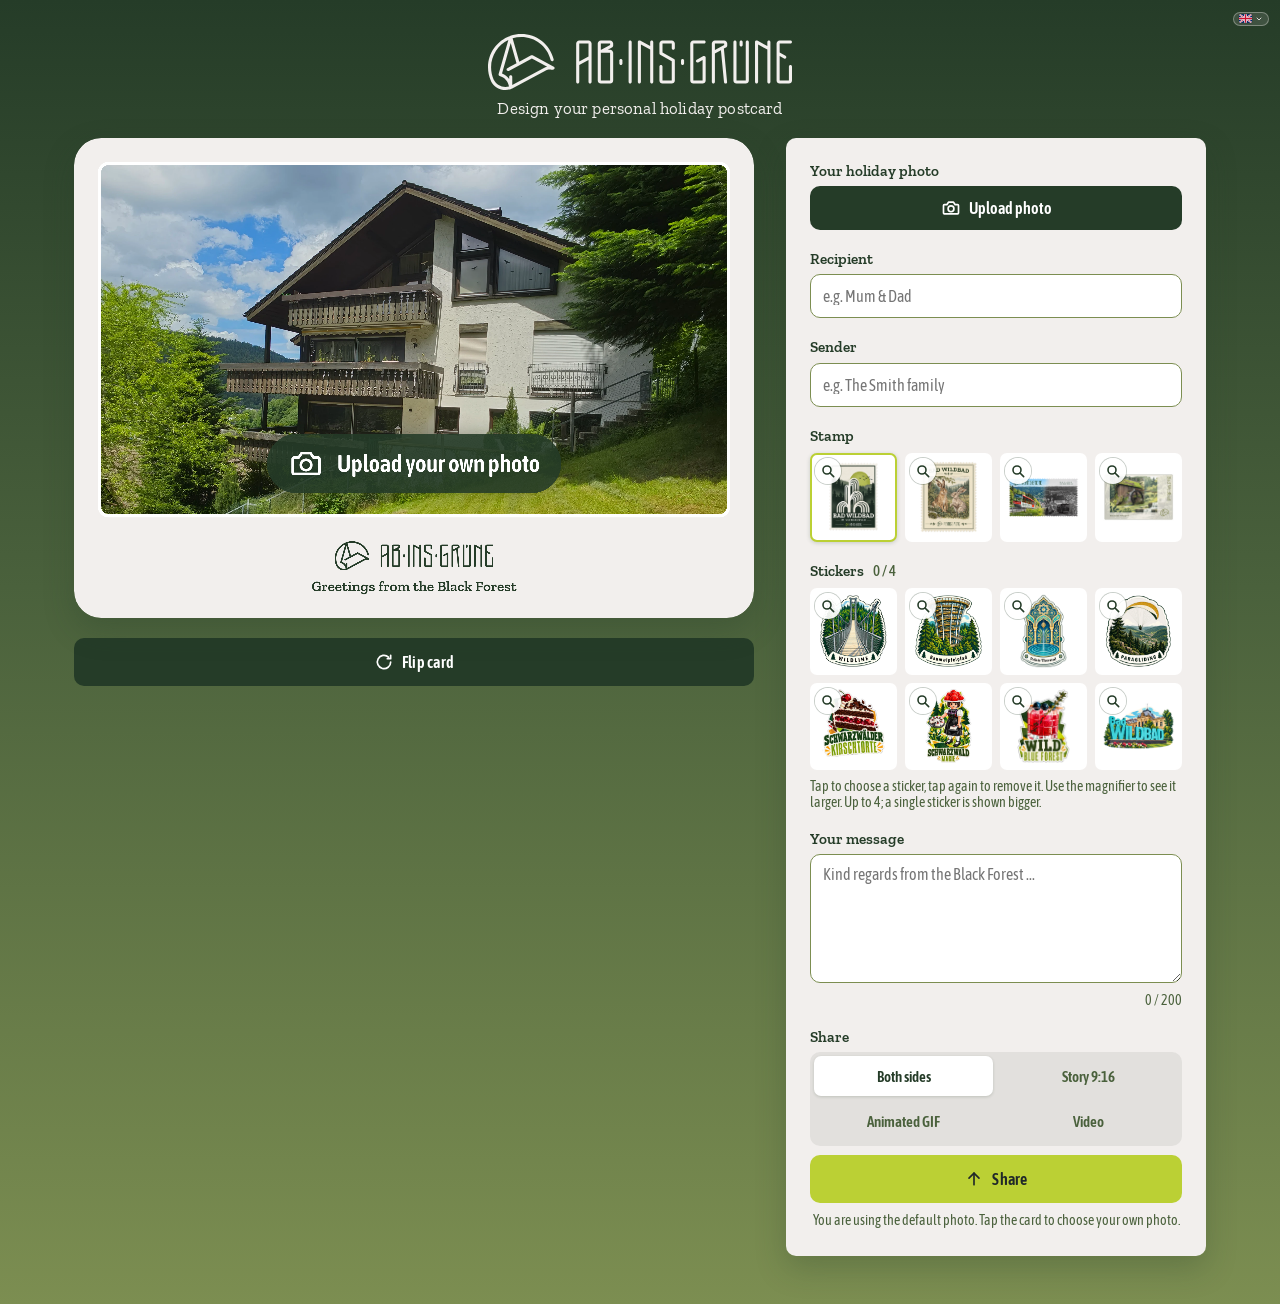
<file: index.html>
<!DOCTYPE html>
<html lang="de">
<head>
  <meta charset="UTF-8">
  <meta name="viewport" content="width=device-width, initial-scale=1.0">
  <title>Ab ins Grüne – Postkarten-Generator</title>
  <link rel="preconnect" href="https://fonts.googleapis.com">
  <link rel="preconnect" href="https://fonts.gstatic.com" crossorigin>
  <link href="https://fonts.googleapis.com/css2?family=Zilla+Slab:wght@400;600;700&family=Asap+Condensed:ital,wght@0,400;0,500;0,600;0,700;1,500&display=swap" rel="stylesheet">
  <link rel="stylesheet" href="postkarte.css?v=15">
</head>
<body>
  <header class="page-header">
    <img class="page-logo" src="assets/AIG_logotype_signet_links_dust.svg" alt="Ab ins Grüne">
    <p class="page-tagline" data-i18n="tagline">Gestalte deine persönliche Urlaubspostkarte</p>
    <div class="lang-menu" id="lang-menu">
      <button type="button" class="lang-toggle" id="lang-toggle" aria-haspopup="true" aria-expanded="false" aria-controls="lang-list" data-i18n-aria="langAria">
        <span class="lang-toggle-flag" id="lang-toggle-flag"></span>
        <span class="lang-toggle-code" id="lang-toggle-code">DE</span>
        <svg class="lang-chevron" viewBox="0 0 24 24" width="14" height="14" fill="none" stroke="currentColor" stroke-width="2.6" stroke-linecap="round" stroke-linejoin="round" aria-hidden="true"><path d="M6 9l6 6 6-6"/></svg>
      </button>
      <div class="lang-list" id="lang-list" role="menu" hidden>
      <button class="lang-item lang-option" role="menuitemradio" data-lang="de" lang="de" aria-label="Deutsch">
        <svg class="lang-flag" viewBox="0 0 60 40" aria-hidden="true" focusable="false"><path fill="#000" d="M0 0h60v14H0z"/><path fill="#D00" d="M0 13.333h60v13.334H0z"/><path fill="#FFCE00" d="M0 26.667h60V40H0z"/></svg>
        <span>Deutsch</span>
      </button>
      <button class="lang-item lang-option" role="menuitemradio" data-lang="en" lang="en" aria-label="English">
        <svg class="lang-flag" viewBox="0 0 60 40" aria-hidden="true" focusable="false"><path fill="#012169" d="M0 0h60v40H0z"/><path stroke="#FFF" stroke-width="8" d="m0 0 60 40M60 0 0 40"/><path stroke="#C8102E" stroke-width="3" d="m0 0 60 40M60 0 0 40"/><path fill="#FFF" d="M24 0h12v40H24zM0 14h60v12H0z"/><path fill="#C8102E" d="M27 0h6v40h-6zM0 17h60v6H0z"/></svg>
        <span>English</span>
      </button>
      <button class="lang-item lang-option" role="menuitemradio" data-lang="fr" lang="fr" aria-label="Français">
        <svg class="lang-flag" viewBox="0 0 60 40" aria-hidden="true" focusable="false"><path fill="#0055A4" d="M0 0h20v40H0z"/><path fill="#FFF" d="M20 0h20v40H20z"/><path fill="#EF4135" d="M40 0h20v40H40z"/></svg>
        <span>Français</span>
      </button>
      <button class="lang-item lang-option" role="menuitemradio" data-lang="nl" lang="nl" aria-label="Nederlands">
        <svg class="lang-flag" viewBox="0 0 60 40" aria-hidden="true" focusable="false"><path fill="#AE1C28" d="M0 0h60v14H0z"/><path fill="#FFF" d="M0 13.333h60v13.334H0z"/><path fill="#21468B" d="M0 26.667h60V40H0z"/></svg>
        <span>Nederlands</span>
      </button>
      <button class="lang-item lang-option" role="menuitemradio" data-lang="es" lang="es" aria-label="Español">
        <svg class="lang-flag" viewBox="0 0 60 40" aria-hidden="true" focusable="false"><path fill="#AA151B" d="M0 0h60v40H0z"/><path fill="#F1BF00" d="M0 10h60v20H0z"/></svg>
        <span>Español</span>
      </button>
      </div>
    </div>
  </header>

  

  <main class="layout">
    <section class="preview-column">
      <div class="postcard-flip" id="postcard-flip">
        <div class="postcard-flip-inner" id="postcard-flip-inner">
          <div class="postcard-face postcard-face--front">
            <div class="postcard-face-clip">
              <canvas id="canvas-front" width="2880" height="2036" data-i18n-aria="frontAria" aria-label="Vorderseite der Postkarte"></canvas>
            </div>
          </div>
          <div class="postcard-face postcard-face--back">
            <div class="postcard-face-clip">
              <canvas id="canvas-back" width="2880" height="2036" data-i18n-aria="backAria" aria-label="Rückseite der Postkarte"></canvas>
            </div>
          </div>
        </div>
      </div>

      <!-- Bewusst nur Karte + Umdrehen: diese Spalte klebt mobil am oberen Rand
           (siehe postkarte.css), und position: sticky kann nur innerhalb der
           eigenen Elternbox wandern. Alles weitere würde die angeheftete
           Höhe aufblasen und die Formularfelder verdrängen — die
           Teilen-Bedienung sitzt deshalb in der Formularspalte. -->
      <div class="preview-actions">
        <button type="button" id="btn-flip" class="btn btn-secondary">
          <svg class="btn-icon" viewBox="0 0 24 24" width="24" height="24" fill="none" stroke="currentColor" stroke-width="2" stroke-linecap="round" stroke-linejoin="round" aria-hidden="true"><path d="M20 12a8 8 0 1 1-2.6-5.9"/><path d="M20 4v4h-4"/></svg> <span data-i18n="flip">Karte umdrehen</span>
        </button>
      </div>
    </section>

    <section class="form-column">
      <div class="form-group">
        <label for="photo-input" class="form-label" data-i18n="photoLabel">Dein Urlaubsfoto</label>
        <label for="photo-input" class="upload-button">
          <svg class="btn-icon" viewBox="0 0 24 24" width="24" height="24" fill="none" stroke="currentColor" stroke-width="2" stroke-linecap="round" stroke-linejoin="round" aria-hidden="true"><path d="M4 8h3l2-3h6l2 3h3a1 1 0 0 1 1 1v9a1 1 0 0 1-1 1H4a1 1 0 0 1-1-1V9a1 1 0 0 1 1-1z"/><circle cx="12" cy="13" r="3.5"/></svg> <span data-i18n="upload">Foto hochladen</span>
        </label>
        <input type="file" id="photo-input" accept="image/*" class="visually-hidden">
        <button type="button" id="btn-recrop" class="btn btn-secondary form-button" hidden>
          <svg class="btn-icon" viewBox="0 0 24 24" width="24" height="24" fill="none" stroke="currentColor" stroke-width="2" stroke-linecap="round" stroke-linejoin="round" aria-hidden="true"><circle cx="6" cy="6" r="3"/><circle cx="6" cy="18" r="3"/><path d="M8.5 7.5 20 19M8.5 16.5 20 5"/></svg> <span data-i18n="recrop">Ausschnitt anpassen</span>
        </button>
      </div>

      <div class="form-group">
        <label for="recipient-input" class="form-label" data-i18n="recipient">Empfänger</label>
        <input type="text" id="recipient-input" class="form-input" placeholder="z. B. Mama &amp; Papa" data-i18n-placeholder="recipientPh" maxlength="40">
      </div>

      <div class="form-group">
        <label for="sender-input" class="form-label" data-i18n="sender">Absender</label>
        <input type="text" id="sender-input" class="form-input" placeholder="z. B. Familie M&uuml;ller" data-i18n-placeholder="senderPh" maxlength="40">
      </div>

      <!-- Auswahl ueber Bildvorschauen statt Textlabels: der Gast sieht, was
           er waehlt. Die Gruppe wird von updateStampOptions() ausgeblendet,
           wenn keines der Motive geladen werden konnte. -->
      <div class="form-group stamp-group" id="stamp-group" hidden>
        <span class="form-label" data-i18n="stamp">Briefmarke</span>
        <div class="stamp-choices" role="group" data-i18n-aria="stampAria" aria-label="Briefmarken-Motiv">
          <button type="button" class="stamp-choice" data-stamp="bad-wildbad" aria-pressed="false">
            <img src="assets/AIG_marke_bad_wildbad.webp" alt="Bad Wildbad" loading="lazy">
          </button>
          <button type="button" class="stamp-choice" data-stamp="hasen" aria-pressed="false">
            <img src="assets/AIG_marke_hasen.webp" alt="Hasen" data-i18n-alt="stampHasen" loading="lazy">
          </button>
          <button type="button" class="stamp-choice" data-stamp="sommerbergbahn" aria-pressed="false">
            <img src="assets/AIG_marke_sommerbergbahn.webp" alt="Sommerbergbahn" loading="lazy">
          </button>
          <button type="button" class="stamp-choice" data-stamp="wasserrad" aria-pressed="false">
            <img src="assets/AIG_marke_wasserrad.webp" alt="Wasserrad im Kurpark" data-i18n-alt="stampWasserrad" loading="lazy">
          </button>
        </div>
      </div>

      <!-- Sticker liegen auf der Rueckseite unter den Adresszeilen (feste
           Plaetze, siehe drawBackStickers in postkarte.js). Die Kacheln sind
           Schalter und werden von updateStickerOptions() eingeblendet, sobald
           ihre Datei geladen ist; die Zahl darauf ist der Platz auf der Karte. -->
      <div class="form-group sticker-group" id="sticker-group" hidden>
        <span class="form-label"><span data-i18n="sticker">Sticker</span> <span class="sticker-count" id="sticker-count">0 / 4</span></span>
        <div class="sticker-choices" role="group" data-i18n-aria="stickerAria" aria-label="Sticker auswählen">
          <button type="button" class="sticker-choice" data-sticker="wildline" aria-label="Sticker Wildline" aria-pressed="false" hidden>
            <img src="assets/AIG_sticker_wildline.webp" alt="" loading="lazy">
          </button>
          <button type="button" class="sticker-choice" data-sticker="baumwipfelpfad" aria-label="Sticker Baumwipfelpfad" aria-pressed="false" hidden>
            <img src="assets/AIG_sticker_baumwipfelpfad.webp" alt="" loading="lazy">
          </button>
          <button type="button" class="sticker-choice" data-sticker="palais-thermal" aria-label="Sticker Palais Thermal" aria-pressed="false" hidden>
            <img src="assets/AIG_sticker_palais_thermal.webp" alt="" loading="lazy">
          </button>
          <button type="button" class="sticker-choice" data-sticker="paragliding" aria-label="Sticker Paragliding" aria-pressed="false" hidden>
            <img src="assets/AIG_sticker_paragliding.webp" alt="" loading="lazy">
          </button>
          <button type="button" class="sticker-choice" data-sticker="kirschtorte" aria-label="Sticker Schwarzwälder Kirschtorte" aria-pressed="false" hidden>
            <img src="assets/AIG_sticker_kirschtorte.webp" alt="" loading="lazy">
          </button>
          <button type="button" class="sticker-choice" data-sticker="marie" aria-label="Sticker Schwarzwald Marie" aria-pressed="false" hidden>
            <img src="assets/AIG_sticker_marie.webp" alt="" loading="lazy">
          </button>
          <button type="button" class="sticker-choice" data-sticker="wild-blue-forest" aria-label="Sticker Wild Blue Forest" aria-pressed="false" hidden>
            <img src="assets/AIG_sticker_wild_blue_forest.webp" alt="" loading="lazy">
          </button>
          <button type="button" class="sticker-choice" data-sticker="bad-wildbad" aria-label="Sticker Bad Wildbad" aria-pressed="false" hidden>
            <img src="assets/AIG_sticker_bad_wildbad.webp" alt="" loading="lazy">
          </button>
        </div>
        <p class="sticker-hint" data-i18n="stickerHint">Antippen wählt einen Sticker, nochmal antippen entfernt ihn. Über die Lupe siehst du ihn groß. Bis zu 4, ein einzelner Sticker wird größer.</p>
      </div>

      <div class="form-group">
        <label for="message-input" class="form-label" data-i18n="message">Deine Nachricht</label>
        <textarea id="message-input" class="form-textarea" rows="6" maxlength="200" placeholder="Liebe Grüße aus dem Schwarzwald ..." data-i18n-placeholder="messagePh"></textarea>
        <p class="char-counter"><span id="char-count">0</span> / 200</p>
      </div>

      <div class="form-group share-group">
        <span class="form-label" data-i18n="share">Teilen</span>

        <div class="share-format" role="group" data-i18n-aria="shareFormatAria" aria-label="Format zum Teilen">
          <button type="button" id="fmt-both" class="share-format-option is-active" aria-pressed="true" data-i18n="fmtBoth">Beide Seiten</button>
          <button type="button" id="fmt-story" class="share-format-option" aria-pressed="false" data-i18n="fmtStory">Story 9:16</button>
          <button type="button" id="fmt-gif" class="share-format-option" aria-pressed="false" data-i18n="fmtGif">GIF animiert</button>
          <button type="button" id="fmt-video" class="share-format-option" aria-pressed="false" data-i18n="fmtVideo">Video</button>
        </div>

        <button type="button" id="btn-share" class="btn btn-primary share-button" disabled>
          <svg class="btn-icon" viewBox="0 0 24 24" width="24" height="24" fill="none" stroke="currentColor" stroke-width="2" stroke-linecap="round" stroke-linejoin="round" aria-hidden="true"><path d="M12 19V5"/><path d="M6 11l6-6 6 6"/></svg> <span id="share-label" data-i18n="share">Teilen</span>
        </button>
        <p class="share-status" id="share-status" role="status" aria-live="polite"></p>

      </div>
    </section>
  </main>

  <!-- Bewusst am Ende von <body> und ausserhalb von .layout: .postcard-flip
       setzt perspective und .postcard-flip-inner ein transform, beides erzeugt
       einen Containing Block, in dem ein Overlay falsch sitzen wuerde.
       Natives <dialog> + showModal() liefert Fokusfalle, Escape, Top-Layer und
       inerten Hintergrund ohne selbstgebaute Logik. -->
  <dialog id="crop-dialog" class="crop-dialog" aria-labelledby="crop-dialog-title">
    <div class="crop-dialog-body">
      <h2 id="crop-dialog-title" class="crop-dialog-title" data-i18n="cropTitle">Bildausschnitt w&auml;hlen</h2>

      <div class="crop-stage" id="crop-stage">
        <canvas id="crop-canvas" data-i18n-aria="cropCanvasAria" aria-label="Vorschau des gew&auml;hlten Bildausschnitts"></canvas>
      </div>

      <!-- Zoom-Slider zusaetzlich zu Mausrad/Pinch, weil ein Canvas selbst
           nicht per Tastatur oder Screenreader bedienbar ist. -->
      <div class="crop-zoom">
        <label for="crop-zoom" class="crop-zoom-label" data-i18n="zoom">Zoom</label>
        <input type="range" id="crop-zoom" class="crop-zoom-slider" min="1" max="4" step="0.01" value="1">
      </div>

      <p class="crop-hint" data-i18n="cropHint">Zum Verschieben ziehen. Zum Zoomen (auch Verkleinern) den Regler, das Mausrad oder zwei Finger nutzen.</p>

      <div class="crop-actions">
        <button type="button" id="crop-cancel" class="btn btn-secondary" data-i18n="cancel">Abbrechen</button>
        <button type="button" id="crop-confirm" class="btn btn-primary" data-i18n="confirm">&Uuml;bernehmen</button>
      </div>
    </div>
  </dialog>

  <dialog id="preview-dialog" class="crop-dialog preview-dialog" aria-labelledby="preview-title">
    <div class="crop-dialog-body">
      <h2 id="preview-title" class="crop-dialog-title"></h2>
      <div class="preview-stage">
        <img id="preview-img" alt="">
      </div>
      <div class="crop-actions">
        <button type="button" id="preview-close" class="btn btn-secondary" data-i18n="close">Schlie&szlig;en</button>
        <button type="button" id="preview-action" class="btn btn-primary">Ausw&auml;hlen</button>
      </div>
    </div>
  </dialog>

  <script src="i18n.js?v=15"></script>
  <script src="postkarte.js?v=15"></script>
</body>
</html>
</file>
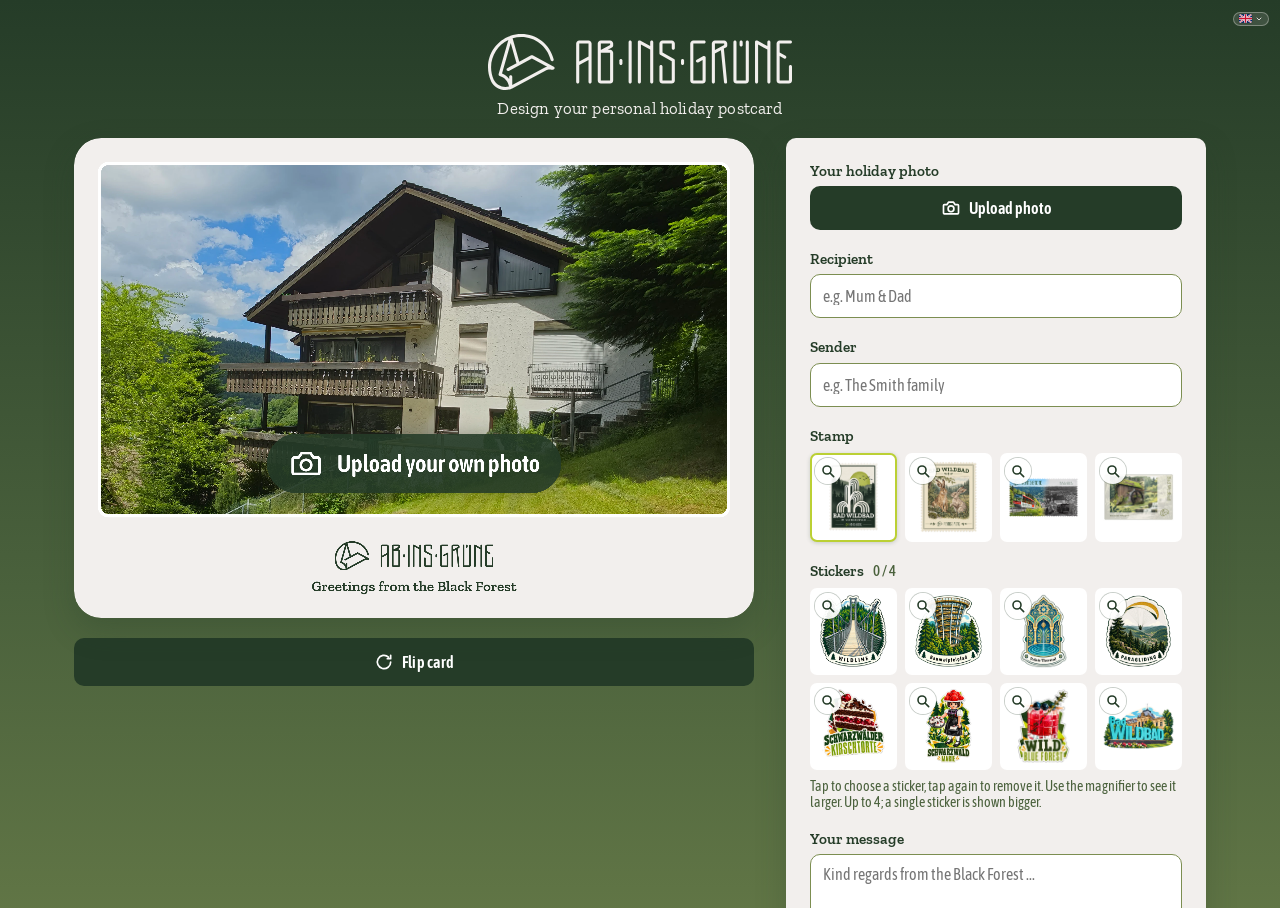
<file: postkarte.html>
<!DOCTYPE html>
<html lang="de">
<head>
  <meta charset="UTF-8">
  <!-- Der Generator lag bis 2026-09-14 unter dieser Adresse und ist seitdem
       die Startseite. Diese Datei haelt bereits geteilte Links am Leben und
       kann entfernt werden, sobald keine alten Links mehr im Umlauf sind. -->
  <meta http-equiv="refresh" content="0; url=./">
  <link rel="canonical" href="./">
  <title>Ab ins Grüne – Postkarten-Generator</title>
</head>
<body>
  <p>Die Seite ist umgezogen. <a href="./">Zum Postkarten-Generator</a></p>
</body>
</html>
</file>
<file: postkarte.css>
/* ============================================================
   Ab ins Grüne – Marken-Tokens
   Quelle: Ab_ins_Gruene_Brand_Guideline.pdf (Stand 27.08.2026)
   Logo-Dateien liegen unverändert in /assets (Original-SVG).
   ============================================================ */
:root {
  --c-wald: #253C28;
  --c-wald2: #4A613C;
  --c-wald3: #7C8E51;
  --c-fichte: #BBD034;
  --c-graphite: #202829;
  --c-dust: #F2EFED;
  --c-white: #FFFFFF;
  --c-gold: #A17621;
  --c-gold2: #D4A12C;
  --c-gold3: #FFD962;

  --font-heading: 'Zilla Slab', Georgia, 'Iowan Old Style', serif;
  --font-body: 'Asap Condensed', 'Segoe UI', system-ui, sans-serif;

  --radius: 10px;
  --shadow-card: 0 12px 30px rgba(37, 60, 40, 0.25);
}

* {
  box-sizing: border-box;
}

html, body {
  margin: 0;
  padding: 0;
}

body {
  background: var(--c-wald3);
  background: linear-gradient(180deg, var(--c-wald) 0%, var(--c-wald2) 45%, var(--c-wald3) 100%);
  min-height: 100vh;
  font-family: var(--font-body);
  color: var(--c-graphite);
}

.visually-hidden {
  position: absolute;
  width: 1px;
  height: 1px;
  overflow: hidden;
  clip: rect(0 0 0 0);
  white-space: nowrap;
}

/* ---------------- Header ---------------- */
.page-header {
  display: flex;
  flex-direction: column;
  align-items: center;
  gap: 0.5rem;
  padding: 1.75rem 1rem 1.25rem;
  text-align: center;
}

.page-logo {
  height: 56px;
  width: auto;
}

.page-tagline {
  margin: 0;
  color: var(--c-dust);
  font-family: var(--font-heading);
  font-size: 1.05rem;
  letter-spacing: 0.01em;
}

/* ---------------- Layout ---------------- */
.layout {
  display: flex;
  flex-direction: column;
  align-items: center;
  gap: 2rem;
  padding: 0 1rem 3rem;
  max-width: 1240px;
  margin: 0 auto;
}

.preview-column {
  display: flex;
  flex-direction: column;
  align-items: center;
  width: 100%;
  max-width: 420px;
}

.form-column {
  width: 100%;
  max-width: 420px;
  background: var(--c-dust);
  border-radius: var(--radius);
  padding: 1.5rem;
  box-shadow: var(--shadow-card);
}

@media (min-width: 900px) {
  .layout {
    flex-direction: row;
    align-items: flex-start;
    justify-content: center;
  }

  /* Die Karte bekommt allen Platz, den das Formular uebrig laesst (bis 680px,
     vorher 420px); das Formular behaelt seine feste Breite. */
  .preview-column {
    flex: 1 1 0;
    min-width: 0;
    max-width: 680px;
  }

  .form-column {
    flex: 0 0 420px;
  }
}

/* ---------------- Postcard flip ---------------- */
.postcard-flip {
  width: 100%;
  perspective: 1800px;
  cursor: pointer;
}

.postcard-flip-inner {
  position: relative;
  width: 100%;
  /* Default (Querformat); wird von applyFormat() in postkarte.js dynamisch
     per Inline-Style auf das tatsächlich gewählte Kartenformat gesetzt. */
  aspect-ratio: 2880 / 2036;
  transform-style: preserve-3d;
  -webkit-transform-style: preserve-3d;
  transition: transform 0.7s cubic-bezier(0.4, 0.2, 0.2, 1);
  /* Hier bewusst KEIN filter/opacity/mask: das sind Grouping-Properties, die
     den preserve-3d-Kontext abflachen. Ein filter: drop-shadow() an dieser
     Stelle hat genau das getan — dadurch wurde beim Umdrehen die gespiegelte
     Vorderseite statt der Rückseite angezeigt. Der Kartenschatten liegt
     deshalb als box-shadow auf .postcard-face-clip. */
}

.postcard-flip-inner.is-flipped {
  transform: rotateY(180deg);
  -webkit-transform: rotateY(180deg);
}

/* backface-visibility + 3D-Rotation leben auf diesem Element; der visuelle
   Zuschnitt (border-radius/overflow) lebt auf .postcard-face-clip darunter.
   Getrennt, weil WebKit/Safari backface-visibility unzuverlässig ignoriert,
   wenn overflow:hidden auf demselben Element wie ein 3D-transform sitzt —
   das erzeugte den "gespiegelte Rückseite"-Bug. */
.postcard-face {
  position: absolute;
  inset: 0;
  backface-visibility: hidden;
  -webkit-backface-visibility: hidden;
}

.postcard-face--back {
  transform: rotateY(180deg);
  -webkit-transform: rotateY(180deg);
}

.postcard-face-clip {
  position: absolute;
  inset: 0;
  /* 4 % der Breite, 5,66 % der Hoehe = kreisrunde Ecken im Kartenverhaeltnis
     1,414. Passt zu CARD_RADIUS.card in postkarte.js (Export). */
  border-radius: 4% / 5.66%;
  overflow: hidden;
  /* Kartenschatten: siehe Hinweis bei .postcard-flip-inner — als box-shadow
     pro Kartenseite, weil ein filter auf dem 3D-Container den Flip zerstört.
     overflow:hidden beschneidet nur Kinder, nicht den eigenen Schatten. */
  box-shadow: var(--shadow-card);
}

.postcard-face canvas {
  display: block;
  width: 100%;
  height: 100%;
  border-radius: 4% / 5.66%;
}

/* Klebende Vorschau — nur einspaltig (unterhalb des 900px-Umbruchs). Im
   Desktop-Zweispalter steht die Vorschau ohnehin permanent neben dem
   Formular. Die Referenz (wishpost.one) lässt ihre klebende Vorschau 63–78 %
   der Viewporthöhe belegen; hier deshalb auf 50vh begrenzt, damit darunter
   genug Platz für die Bedienelemente bleibt. */
@media (max-width: 899px) {
  .preview-column {
    position: sticky;
    top: 0;
    z-index: 2;
    /* Volle Breite trotz des 1rem-Paddings von .layout, damit beim Scrollen
       nichts unter der klebenden Vorschau durchscheint. */
    width: calc(100% + 2rem);
    max-width: none;
    margin: 0 -1rem;
    padding: 0.75rem 1rem;
    background: var(--c-wald2);
    box-shadow: 0 8px 18px rgba(37, 60, 40, 0.3);
  }

  /* Höhenbegrenzung der Karte. --card-aspect wird von applyFormat() gesetzt,
     damit Quer- und Hochformat dieselbe Maximalhöhe einhalten. */
  .postcard-flip {
    width: min(100%, calc(50vh * var(--card-aspect, 1.414)));
  }
}

/* ---------------- Buttons ---------------- */
.preview-actions {
  display: flex;
  gap: 0.75rem;
  width: 100%;
  margin-top: 1.25rem;
}

.btn {
  flex: 1;
  min-height: 48px;
  border: none;
  border-radius: var(--radius);
  font-family: var(--font-body);
  font-weight: 600;
  font-size: 1rem;
  letter-spacing: 0.02em;
  cursor: pointer;
  display: inline-flex;
  align-items: center;
  justify-content: center;
  gap: 0.5rem;
  transition: transform 0.15s ease, opacity 0.15s ease;
}

.btn:active {
  transform: scale(0.97);
}

.btn:disabled {
  opacity: 0.5;
  cursor: not-allowed;
}

.btn-primary {
  background: var(--c-fichte);
  color: var(--c-graphite);
}

.btn-secondary {
  background: var(--c-dust);
  color: var(--c-wald);
}

/* "Karte umdrehen" im selben Waldgruen wie "Foto hochladen" (.upload-button). */
.preview-actions .btn-secondary {
  background: var(--c-wald);
  color: var(--c-white);
}

/* Symbole sind Vektorgrafiken (currentColor), keine Zeichen aus einer
   Systemschrift: die Guideline erlaubt nur Asap Condensed und Zilla Slab. */
.btn-icon {
  width: 1.25rem;
  height: 1.25rem;
  flex: none;
  display: block;
}

.share-status {
  min-height: 1.25rem;
  margin: 0.6rem 0 0;
  color: var(--c-wald2);
  font-size: 0.9rem;
  text-align: center;
}

/* ---------------- Teilen ---------------- */
.share-format {
  display: flex;
  flex-wrap: wrap; /* vier Optionen: mobil zwei Zeilen */
  gap: 0.35rem;
  width: 100%;
  margin-top: 0;
  padding: 0.25rem;
  background: rgba(37, 60, 40, 0.08);
  border-radius: var(--radius);
}

.share-format-option {
  flex: 1 1 40%;
  min-height: 40px;
  border: none;
  border-radius: calc(var(--radius) - 3px);
  background: transparent;
  color: var(--c-wald2);
  font-family: var(--font-body);
  font-weight: 600;
  font-size: 0.92rem;
  cursor: pointer;
  transition: background 0.15s ease, color 0.15s ease;
}

.share-format-option.is-active {
  background: var(--c-white);
  color: var(--c-wald);
  box-shadow: 0 1px 3px rgba(37, 60, 40, 0.18);
}

.share-format-option:focus-visible {
  outline: 2px solid var(--c-fichte);
  outline-offset: 2px;
}

/* Primaerer Teilen-Button sitzt jetzt in der Formularspalte. */
.share-button {
  width: 100%;
  margin-top: 0.55rem;
}

/* ---------------- Form ---------------- */
.form-group {
  margin-bottom: 1.25rem;
}

.form-group:last-child {
  margin-bottom: 0;
}

.form-label {
  display: block;
  font-family: var(--font-heading);
  font-weight: 600;
  font-size: 0.95rem;
  color: var(--c-wald);
  margin-bottom: 0.4rem;
}

.upload-button {
  display: inline-flex;
  align-items: center;
  gap: 0.5rem;
  min-height: 44px;
  padding: 0 1rem;
  background: var(--c-wald);
  color: var(--c-white);
  border-radius: var(--radius);
  cursor: pointer;
  font-weight: 600;
  width: 100%;
  justify-content: center;
}

.upload-button:active {
  transform: scale(0.98);
}

.form-input,
.form-textarea {
  width: 100%;
  min-height: 44px;
  padding: 0.6rem 0.75rem;
  border: 1px solid var(--c-wald3);
  border-radius: var(--radius);
  font-family: var(--font-body);
  font-size: 1rem;
  color: var(--c-graphite);
  background: var(--c-white);
  resize: vertical;
}

.form-input:focus,
.form-textarea:focus {
  outline: 2px solid var(--c-fichte);
  outline-offset: 1px;
}

.char-counter {
  margin: 0.35rem 0 0;
  text-align: right;
  font-size: 0.85rem;
  color: var(--c-wald2);
}

/* ---------------- Zuschneide-Dialog ---------------- */
/* Muss !important sein: .btn setzt display: inline-flex und würde das
   hidden-Attribut sonst überschreiben. */
[hidden] {
  display: none !important;
}

.crop-dialog {
  width: 100%;
  max-width: min(560px, calc(100vw - 2rem));
  padding: 0;
  border: none;
  border-radius: var(--radius);
  background: var(--c-dust);
  color: var(--c-graphite);
  box-shadow: var(--shadow-card);
}

.crop-dialog::backdrop {
  background: rgba(32, 40, 41, 0.65);
}

.crop-dialog-body {
  padding: 1.25rem;
}

.crop-dialog-title {
  margin: 0 0 0.85rem;
  font-family: var(--font-heading);
  font-weight: 600;
  font-size: 1.15rem;
  color: var(--c-wald);
}

.crop-stage {
  display: flex;
  align-items: center;
  justify-content: center;
  background: var(--c-graphite);
  border-radius: var(--radius);
  overflow: hidden;
}

#crop-canvas {
  display: block;
  cursor: grab;
  /* Zwingend: ohne touch-action: none scrollt auf dem Smartphone die Seite
     beim Ziehen und zoomt beim Pinchen — die Funktion wäre für die
     Hauptzielgruppe unbenutzbar. */
  touch-action: none;
}

#crop-canvas:active {
  cursor: grabbing;
}

.crop-zoom {
  display: flex;
  align-items: center;
  gap: 0.75rem;
  margin-top: 1rem;
}

.crop-zoom-label {
  font-family: var(--font-heading);
  font-weight: 600;
  font-size: 0.95rem;
  color: var(--c-wald);
}

.crop-zoom-slider {
  flex: 1;
  min-height: 44px;
  accent-color: var(--c-wald2);
}

.crop-hint {
  margin: 0.5rem 0 0;
  font-size: 0.9rem;
  color: var(--c-wald2);
}

.crop-actions {
  display: flex;
  gap: 0.75rem;
  margin-top: 1.25rem;
}

/* .btn-secondary ist dust-farben — auf dem dust-farbenen Dialog-/Formulargrund
   sonst unsichtbar. */
.crop-actions .btn-secondary,
.form-button {
  background: var(--c-white);
  border: 1px solid var(--c-wald3);
}

.form-button {
  width: 100%;
  margin-top: 0.6rem;
}

/* ---------------- Briefmarken-Auswahl ---------------- */
/* Die Motive sind unterschiedlich proportioniert (zwei hoch-, zwei
   querformatig). Die Kacheln sind deshalb gleich hoch und zentrieren das
   Motiv, statt es auf ein einheitliches Format zu zwingen. */
.stamp-choices {
  display: flex;
  gap: 0.5rem;
  margin-top: 0.5rem;
}

.stamp-choice {
  flex: 1;
  display: flex;
  align-items: center;
  justify-content: center;
  min-height: 84px;
  padding: 0.4rem;
  border: 2px solid transparent;
  border-radius: calc(var(--radius) - 3px);
  background: var(--c-white);
  cursor: pointer;
  transition: border-color 0.15s ease, box-shadow 0.15s ease;
}

.stamp-choice img {
  max-width: 100%;
  max-height: 72px;
  width: auto;
  height: auto;
  display: block;
}

.stamp-choice.is-active {
  border-color: var(--c-fichte);
  box-shadow: 0 1px 4px rgba(37, 60, 40, 0.2);
}

.stamp-choice:focus-visible {
  outline: 2px solid var(--c-fichte);
  outline-offset: 2px;
}

/* ---------------- Sticker ---------------- */
/* Kacheln wie bei den Briefmarken: Bild statt Text, damit der Gast sieht, was
   er hinzufuegt. Die Motive sind hoch, quer oder quadratisch, deshalb zentriert
   die Kachel das Bild per contain statt es zu strecken. */
.sticker-count {
  margin-left: 0.35rem;
  font-family: var(--font-body);
  font-weight: 500;
  color: var(--c-wald2);
}

.sticker-choices {
  display: grid;
  /* minmax(0, 1fr): sonst blaeht die Groesse der Bilder die Spalten auf. */
  grid-template-columns: repeat(4, minmax(0, 1fr));
  gap: 0.5rem;
  margin-top: 0.5rem;
}

/* iOS Safari rechnet aspect-ratio auf <button> im Grid und Prozent-Hoehen auf
   Bildern unzuverlaessig (Kacheln ungleich hoch, Bilder ragen heraus). Deshalb:
   Quadrat per padding-top-Trick, Bild absolut und per object-fit eingepasst. */
.sticker-choice {
  display: block;
  position: relative;
  min-width: 0;
  width: 100%;
  height: 0;
  padding: 0 0 calc(100% - 4px); /* minus 2 x 2px Rand: exakt quadratisch */
  border: 2px solid transparent;
  border-radius: calc(var(--radius) - 3px);
  background: var(--c-white);
  cursor: pointer;
  transition: border-color 0.15s ease, transform 0.15s ease, opacity 0.15s ease;
}

.sticker-choice img {
  position: absolute;
  inset: 0.3rem;
  width: calc(100% - 0.6rem);
  height: calc(100% - 0.6rem);
  object-fit: contain;
  display: block;
}

.sticker-choice:not(:disabled):active {
  transform: scale(0.95);
}

.sticker-choice:disabled {
  opacity: 0.4;
  cursor: not-allowed;
}

.sticker-choice:focus-visible {
  outline: 2px solid var(--c-fichte);
  outline-offset: 2px;
}

.sticker-hint {
  margin: 0.5rem 0 0;
  font-size: 0.9rem;
  color: var(--c-wald2);
}

/* Zahl auf einer gewaehlten Kachel = Platz des Stickers auf der Rueckseite.
   Kommt aus data-number (updateStickerOptions), ohne eigenes DOM-Element. */
.sticker-choice {
  position: relative;
}

.sticker-choice[aria-pressed="true"] {
  border-color: var(--c-fichte);
  box-shadow: 0 1px 4px rgba(37, 60, 40, 0.2);
}

.sticker-choice[data-number]::after {
  content: attr(data-number);
  position: absolute;
  top: -0.4rem;
  right: -0.4rem;
  width: 1.5rem;
  height: 1.5rem;
  display: flex;
  align-items: center;
  justify-content: center;
  border-radius: 50%;
  background: var(--c-wald);
  color: var(--c-white);
  font-weight: 700;
  font-size: 0.95rem;
  line-height: 1;
}

/* ---------------- Grossansicht Briefmarke / Sticker ---------------- */
.zoom-hint {
  position: absolute;
  left: 3px;
  top: 3px;
  width: 26px;
  height: 26px;
  display: flex;
  align-items: center;
  justify-content: center;
  border-radius: 50%;
  background: rgba(255, 255, 255, 0.92);
  color: var(--c-wald);
  box-shadow: 0 0 0 1px rgba(37, 60, 40, 0.25);
}

.stamp-choice {
  position: relative;
}

.preview-dialog {
  max-width: min(420px, calc(100vw - 2rem));
}

.preview-stage {
  display: flex;
  align-items: center;
  justify-content: center;
  padding: 1rem;
  background: var(--c-white);
  border-radius: var(--radius);
}

.preview-stage img {
  display: block;
  max-width: 100%;
  max-height: min(60vh, 420px);
  width: auto;
  height: auto;
  object-fit: contain;
}

.preview-dialog .crop-actions .btn:disabled {
  opacity: 0.55;
  cursor: default;
}

/* ---------------- Sprachauswahl ---------------- */
/* Klein: nur Flagge + Kuerzel oben rechts, die Liste klappt bei Bedarf auf. */
.page-header {
  position: relative;
  /* Platz oben fuer den Sprachknopf, damit er das Logo nicht ueberdeckt. */
  padding-top: 2.1rem;
}

.lang-menu {
  position: absolute;
  top: 0.5rem;
  right: 0.7rem;
  z-index: 30;
}

.lang-toggle {
  display: inline-flex;
  align-items: center;
  position: relative;
  gap: 0.2rem;
  min-height: 14px;
  padding: 0 0.3rem;
  border: 1px solid rgba(242, 239, 237, 0.35);
  border-radius: 999px;
  background: rgba(242, 239, 237, 0.12);
  color: var(--c-dust);
  font: 700 0.6rem var(--font-body);
  letter-spacing: 0.04em;
  cursor: pointer;
}

.lang-toggle:hover {
  background: rgba(242, 239, 237, 0.22);
}

.lang-toggle:focus-visible,
.lang-item:focus-visible {
  outline: 2px solid var(--c-fichte);
  outline-offset: 2px;
}

.lang-toggle-flag {
  display: inline-flex;
}

.lang-toggle .lang-flag {
  width: 13px;
  height: 9px;
}

.lang-toggle .lang-chevron {
  width: 8px;
  height: 8px;
}

/* Nur Flagge + Pfeil sichtbar; das Kuerzel bleibt fuer Screenreader. */
.lang-toggle-code {
  position: absolute;
  width: 1px;
  height: 1px;
  overflow: hidden;
  clip: rect(0 0 0 0);
  white-space: nowrap;
}

/* Unsichtbar vergroesserte Tippflaeche (~44 px), damit der kleine Knopf
   mit dem Daumen trotzdem trifft. */
.lang-toggle::after {
  content: '';
  position: absolute;
  inset: -14px -12px;
}

.lang-chevron {
  transition: transform 0.15s ease;
}

.lang-toggle[aria-expanded="true"] .lang-chevron {
  transform: rotate(180deg);
}

.lang-list {
  position: absolute;
  top: calc(100% + 6px);
  right: 0;
  min-width: 160px;
  padding: 0.3rem;
  border-radius: var(--radius);
  background: var(--c-dust);
  box-shadow: var(--shadow-card);
}

.lang-list[hidden] {
  display: none;
}

.lang-item {
  display: flex;
  align-items: center;
  gap: 0.6rem;
  width: 100%;
  min-height: 44px;
  padding: 0 0.7rem;
  border: none;
  border-radius: calc(var(--radius) - 3px);
  background: transparent;
  color: var(--c-wald);
  font: 600 1rem var(--font-body);
  text-align: left;
  cursor: pointer;
}

.lang-item:hover {
  background: var(--c-white);
}

.lang-item.is-active {
  background: var(--c-wald);
  color: var(--c-white);
  box-shadow: inset 0 -3px 0 var(--c-fichte);
}

.lang-flag {
  display: block;
  width: 22px;
  height: 15px;
  flex: none;
  border-radius: 2px;
  overflow: hidden;
  box-shadow: 0 0 0 1px rgba(32, 40, 41, 0.16);
}
</file>
